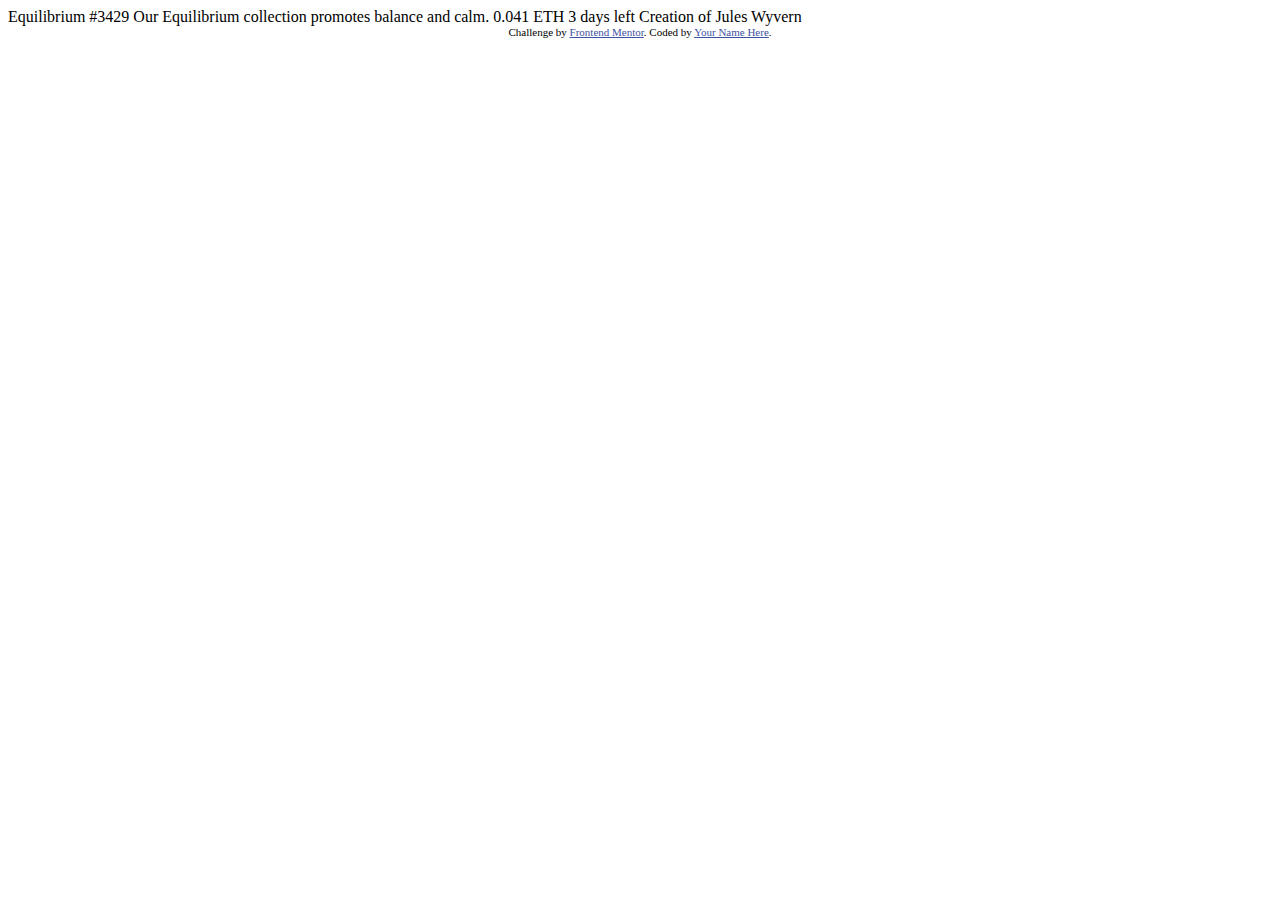
<file: nft-preview-card-component/nft-preview-card-component-main/index.html>
<!DOCTYPE html>
<html lang="en">
<head>
  <meta charset="UTF-8">
  <meta name="viewport" content="width=device-width, initial-scale=1.0"> <!-- displays site properly based on user's device -->

  <link rel="icon" type="image/png" sizes="32x32" href="./images/favicon-32x32.png">
  
  <title>Frontend Mentor | NFT preview card component</title>

  <!-- Feel free to remove these styles or customise in your own stylesheet 👍 -->
  <style>
    .attribution { font-size: 11px; text-align: center; }
    .attribution a { color: hsl(228, 45%, 44%); }
  </style>
</head>
<body>

  Equilibrium #3429

  Our Equilibrium collection promotes balance and calm.

  0.041 ETH
  3 days left
  
  Creation of Jules Wyvern

  <div class="attribution">
    Challenge by <a href="https://www.frontendmentor.io?ref=challenge" target="_blank">Frontend Mentor</a>. 
    Coded by <a href="#">Your Name Here</a>.
  </div>
</body>
</html>
</file>
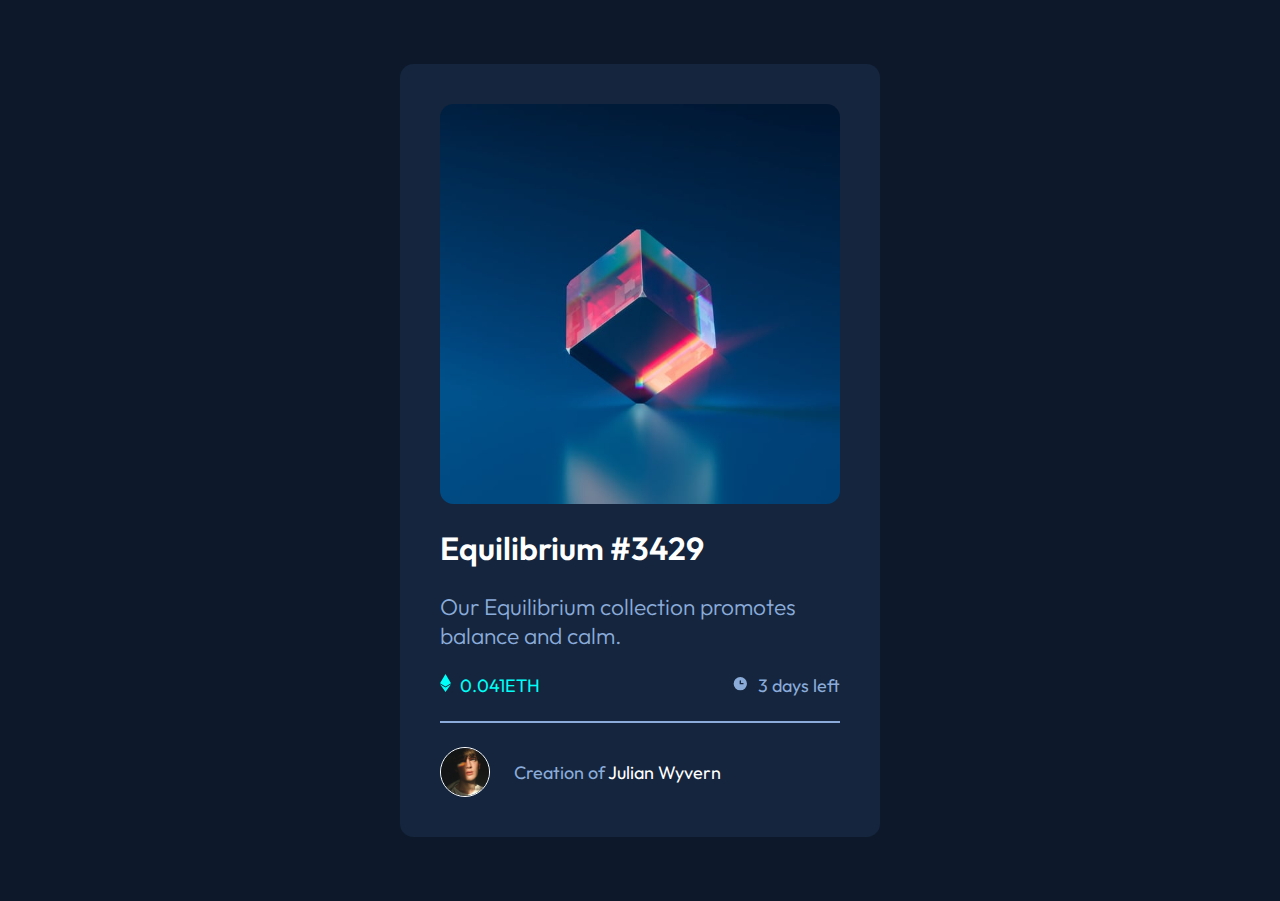
<file: nft-preview-card-component/solution/index.html>
<!DOCTYPE html>
<html lang="pt-br">
  <head>
    <meta charset="UTF-8" />
    <meta http-equiv="X-UA-Compatible" content="IE=edge" />
    <meta
      name="viewport"
      content="width=device-width, initial-scale=1.0"
    />

    <link rel="preconnect" href="https://fonts.googleapis.com" />
    <link rel="preconnect" href="https://fonts.gstatic.com" crossorigin />
    <link
      href="https://fonts.googleapis.com/css2?family=Outfit:wght@300;400;600&display=swap"
      rel="stylesheet"
    />

    <link rel="stylesheet" href="styles/style.css" />
    <title>NFT Preview Card</title>
  </head>
  <body>
    <main>
      <section class="container">
        <img
          src="../nft-preview-card-component-main/images/image-equilibrium.jpg"
          alt="NFT Equilibrium image"
        />

        <div class="details">
          <div class="details-info">
            <h1 class="active">Equilibrium #3429</h1>
            <p>Our Equilibrium collection promotes balance and calm.</p>
          </div>
          <div class="details-price">
            <span class="price-eth">
              <i
                ><svg
                  width="11"
                  height="18"
                  xmlns="http://www.w3.org/2000/svg"
                >
                  <path
                    d="M11 10.216 5.5 18 0 10.216l5.5 3.263 5.5-3.262ZM5.5 0l5.496 9.169L5.5 12.43 0 9.17 5.5 0Z"
                    fill="#00FFF8"
                  /></svg
              ></i>
              0.041ETH
            </span>

            <span>
              <i
                ><svg
                  width="17"
                  height="17"
                  xmlns="http://www.w3.org/2000/svg"
                >
                  <path
                    d="M8.305 2.007a6.667 6.667 0 1 0 0 13.334 6.667 6.667 0 0 0 0-13.334Zm2.667 7.334H8.305a.667.667 0 0 1-.667-.667V6.007a.667.667 0 0 1 1.334 0v2h2a.667.667 0 0 1 0 1.334Z"
                    fill="#8BACD9"
                  /></svg
              ></i>
              3 days left
            </span>
          </div>
        </div>

        <div class="divider"></div>

        <div class="author">
          <img
            src="../nft-preview-card-component-main/images/image-avatar.png"
            alt="NFT Author photo"
          />
          <p>Creation of <span class="active">Julian Wyvern</span></p>
        </div>
      </section>
    </main>
  </body>
</html>
</file>
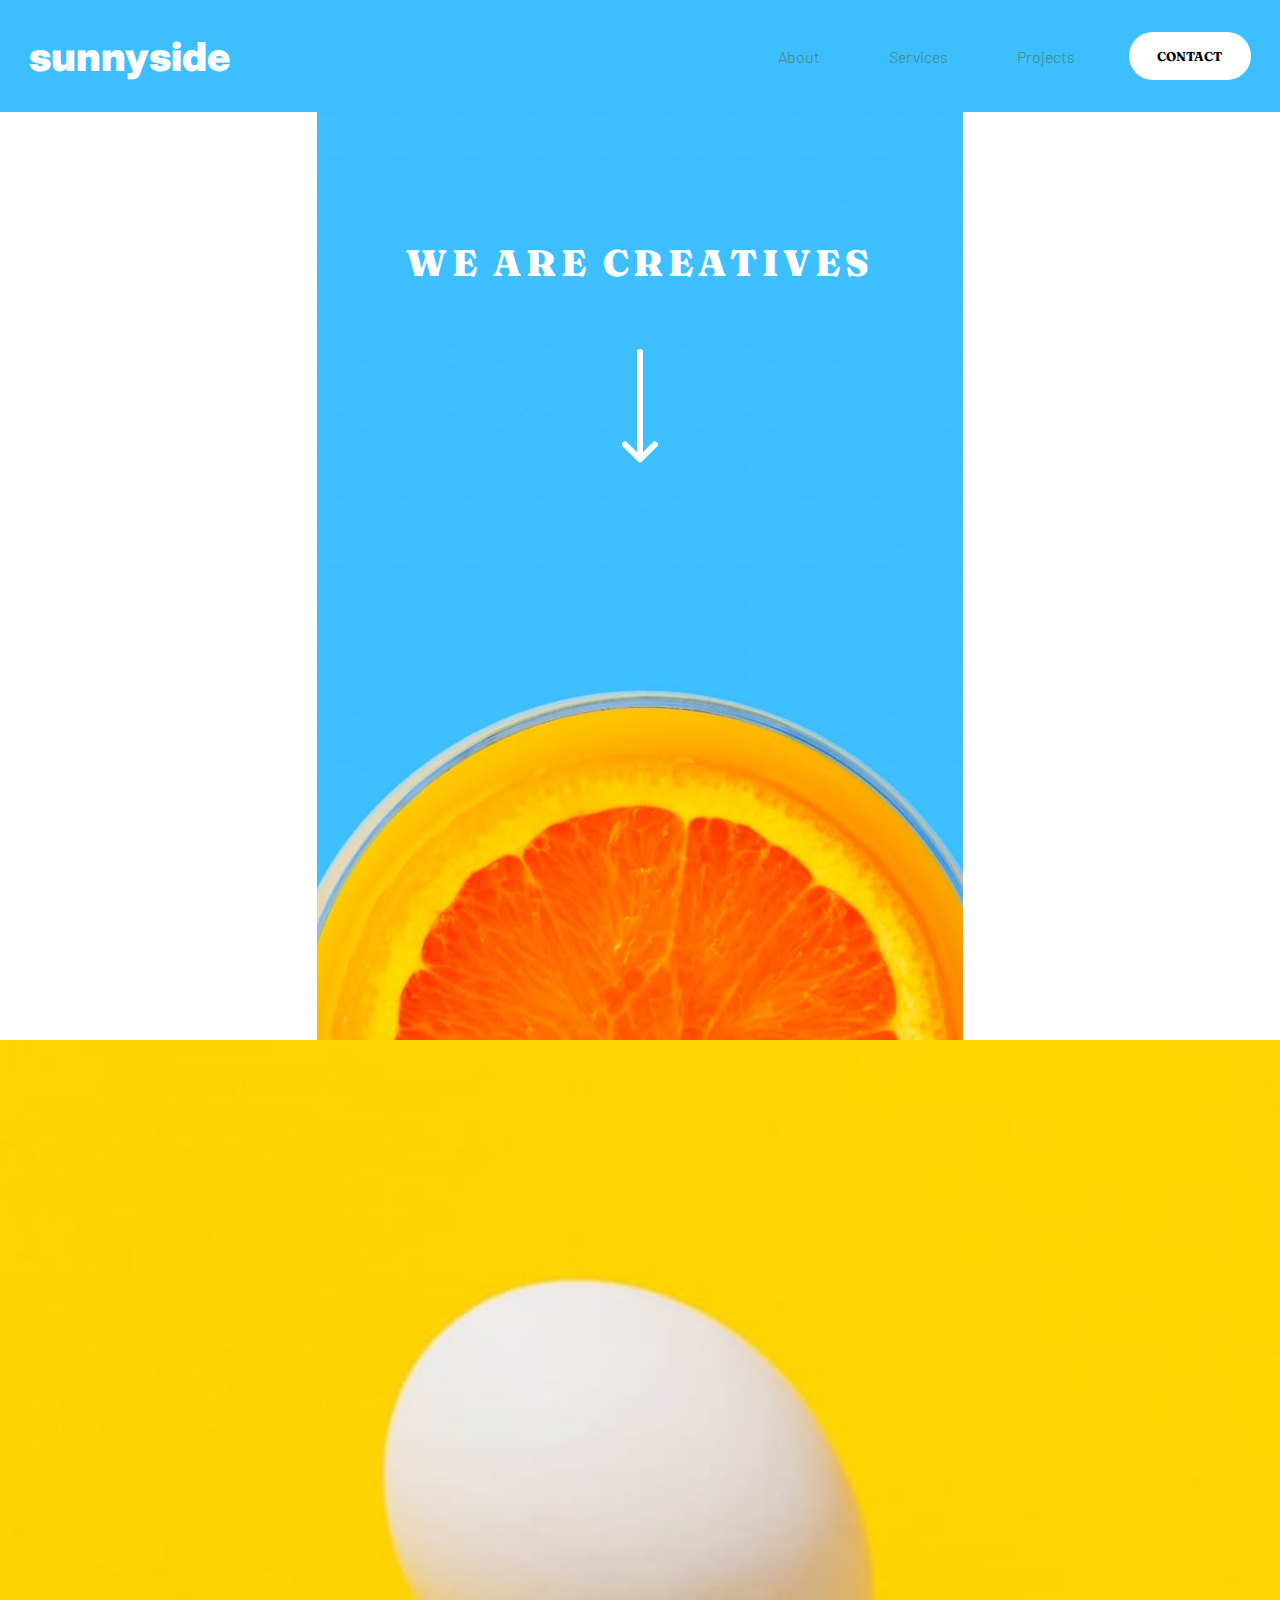
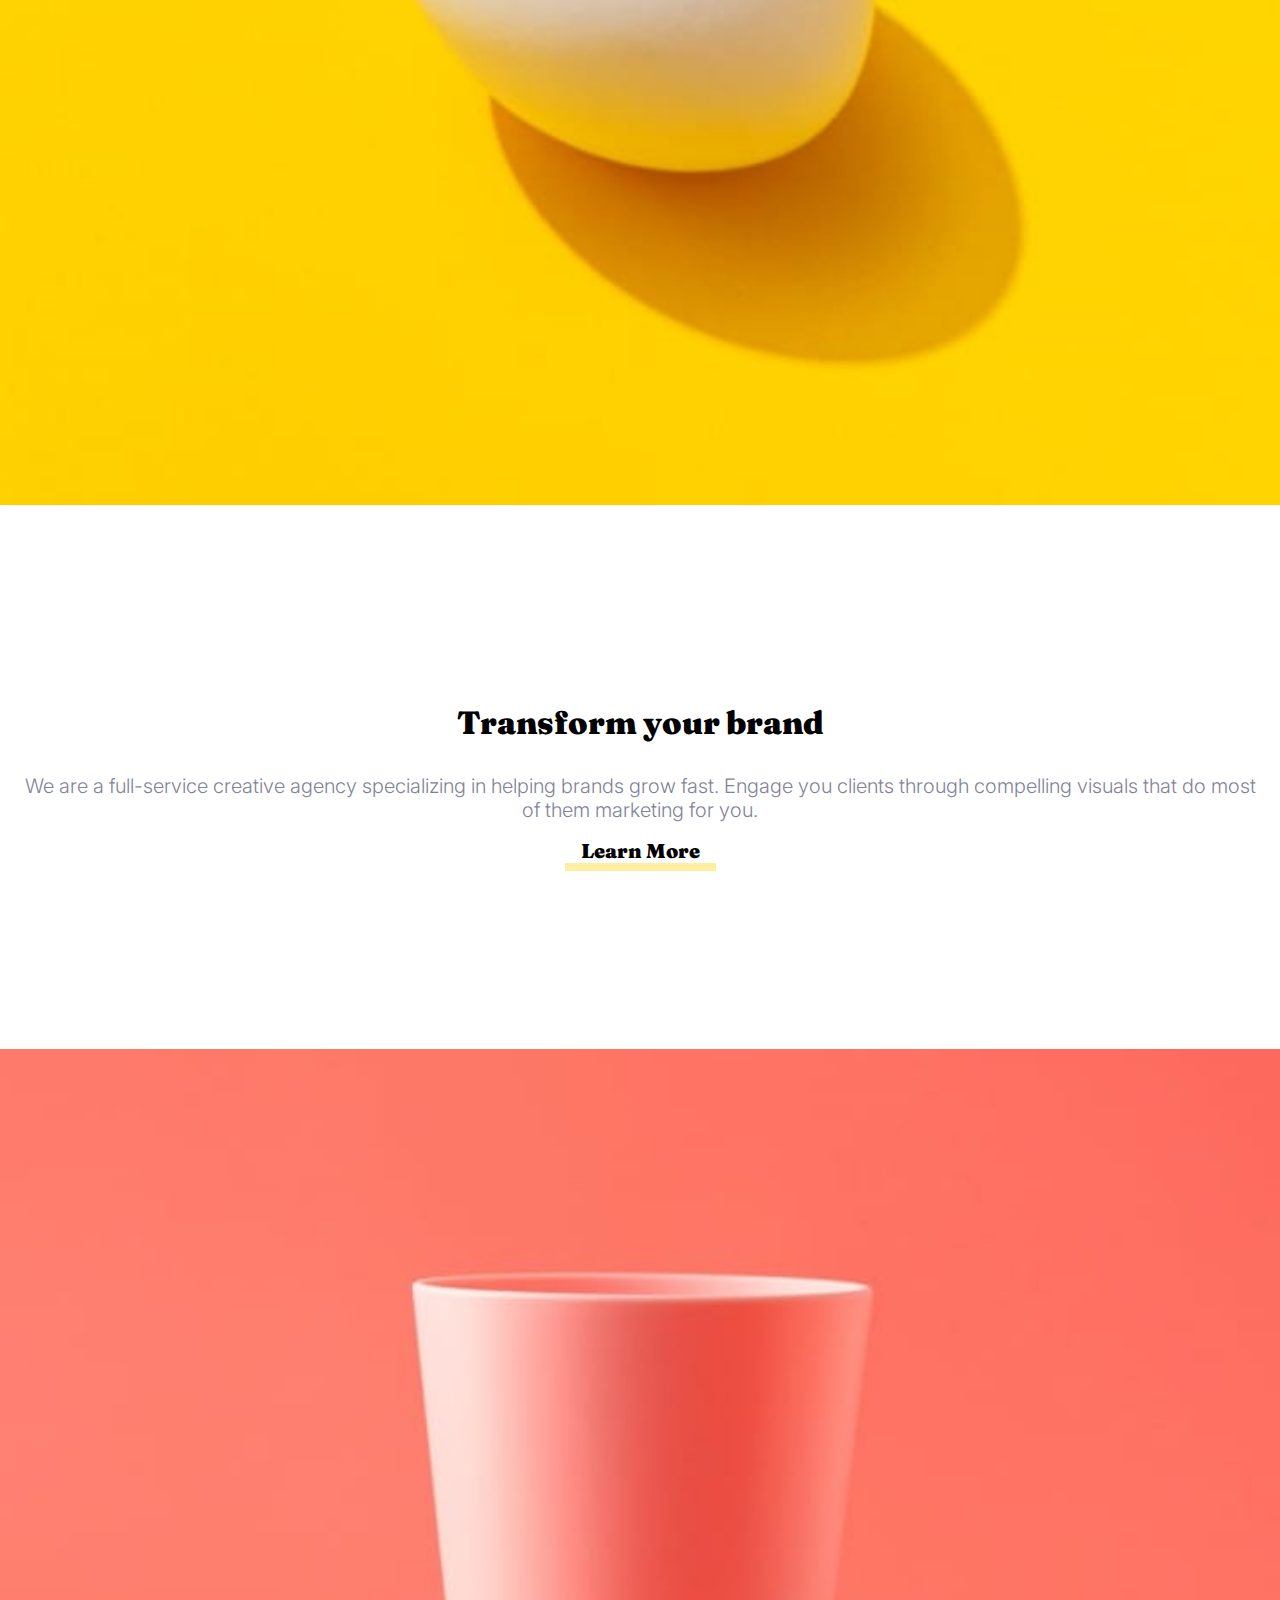
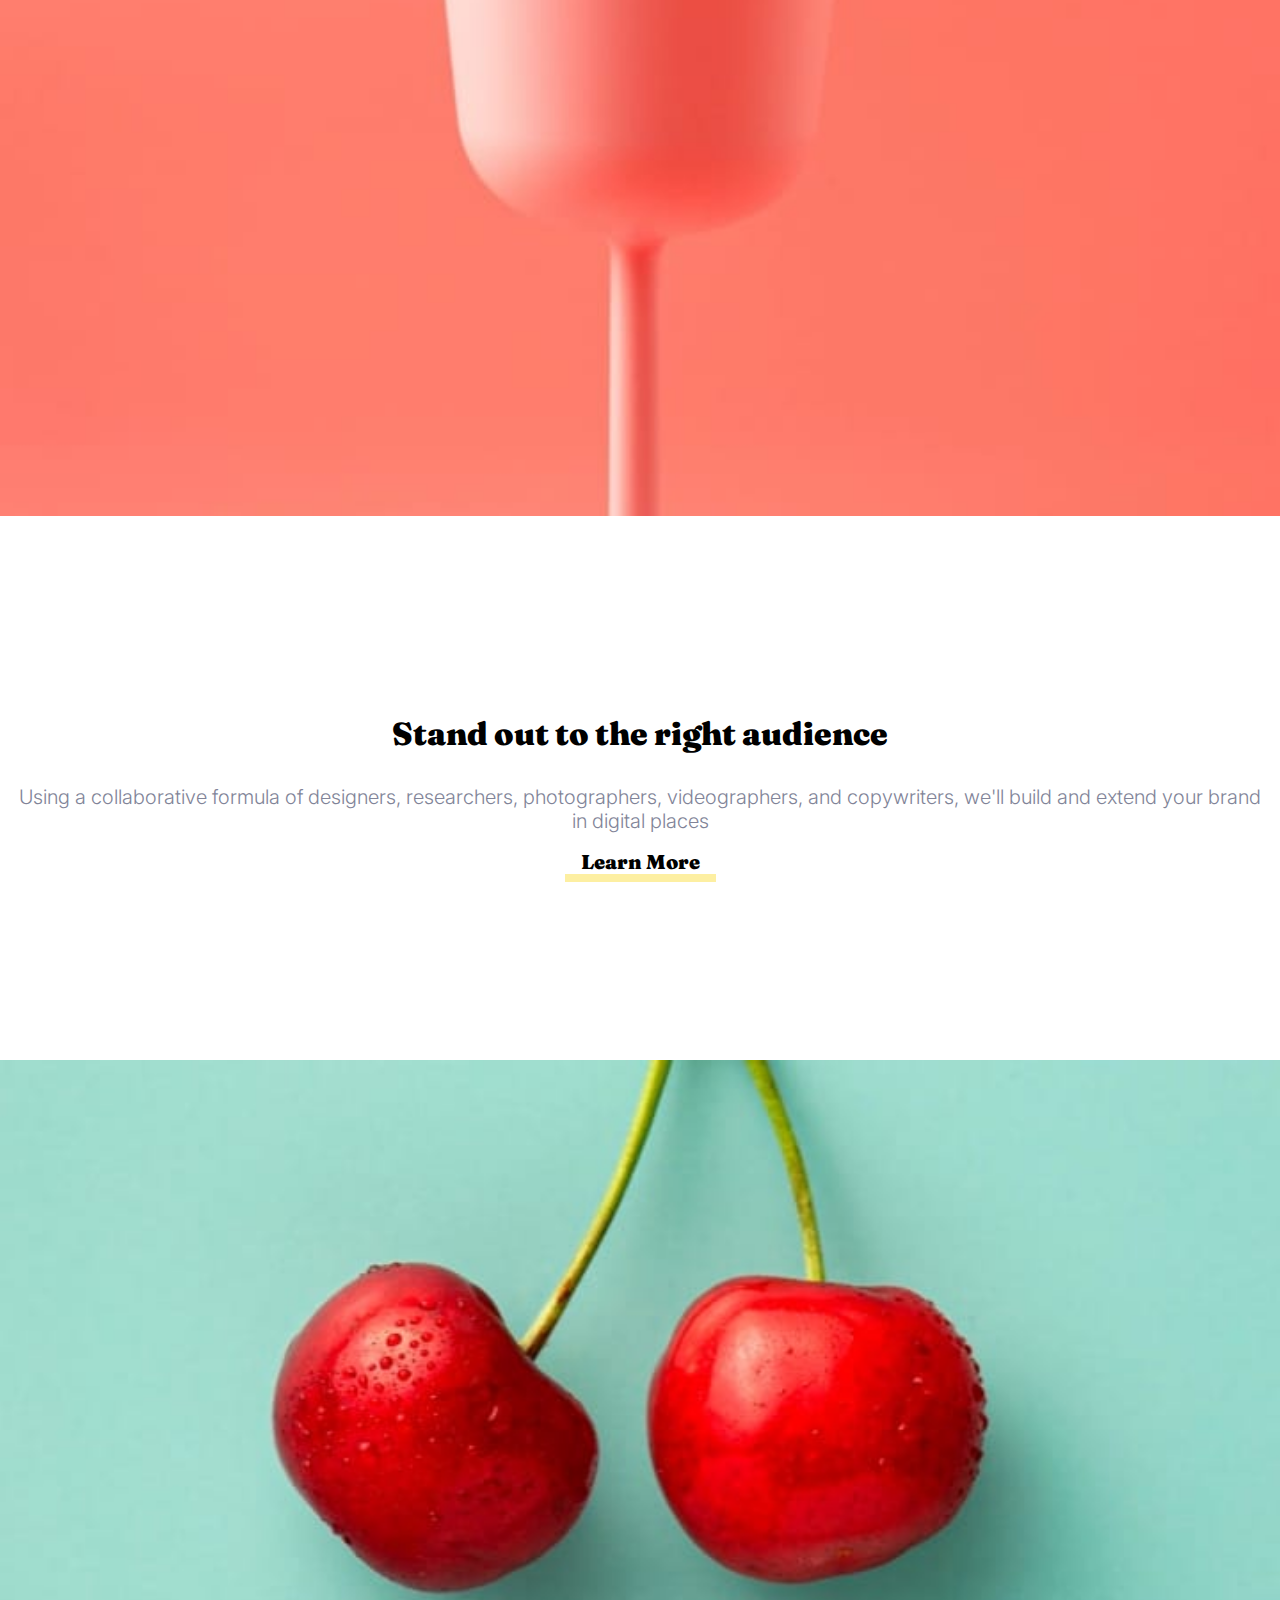
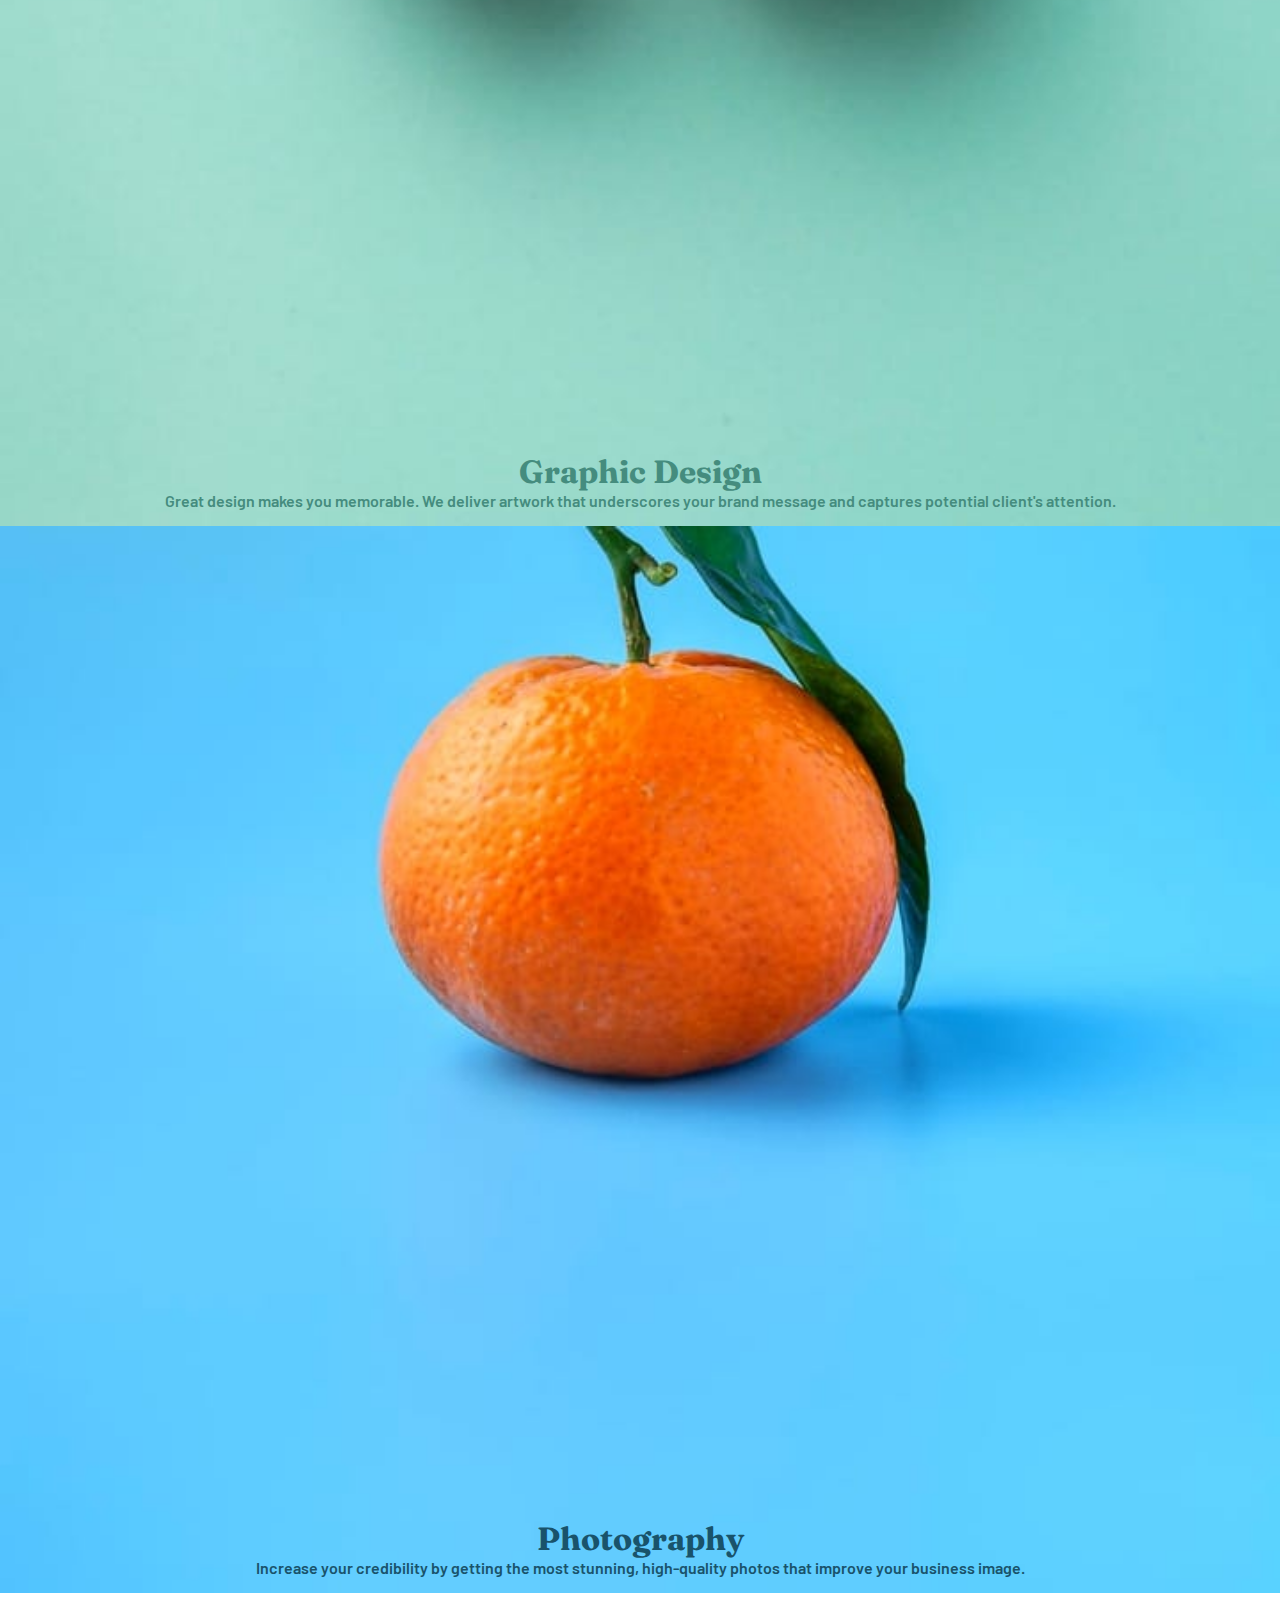
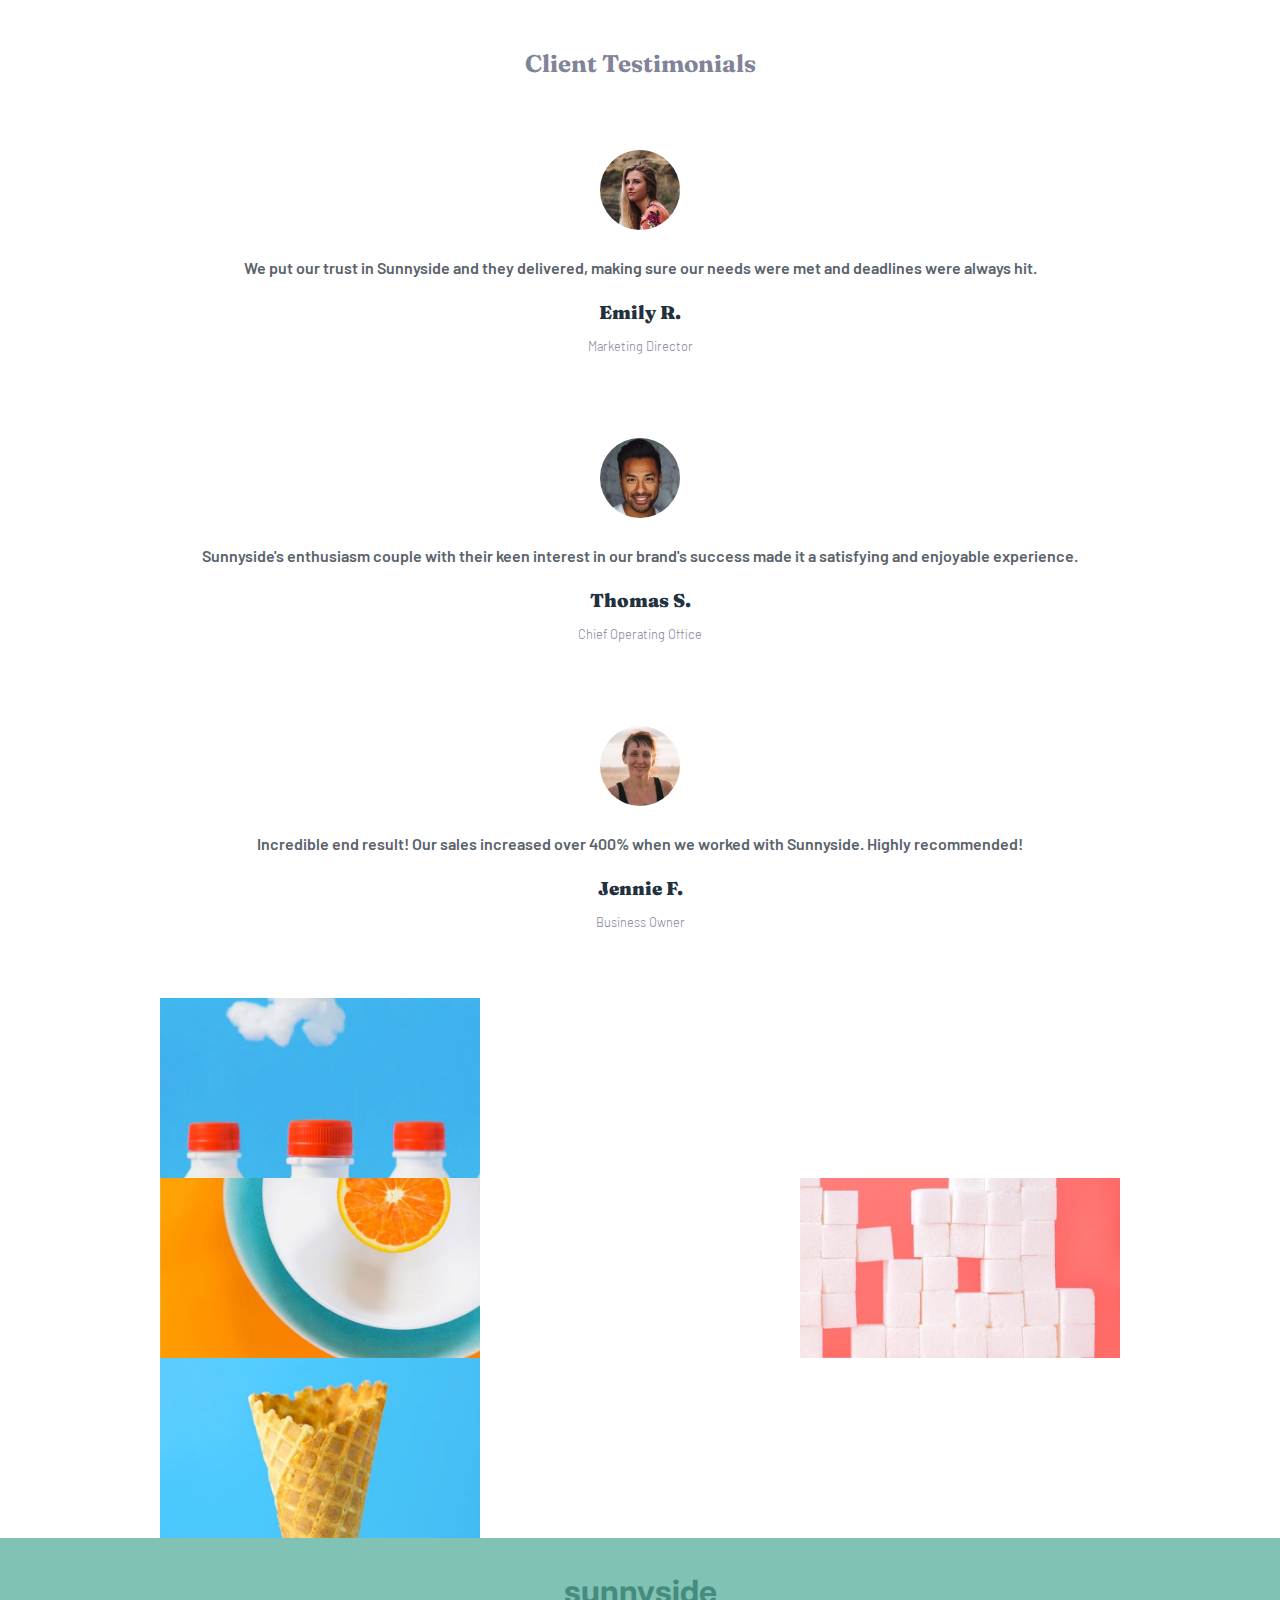
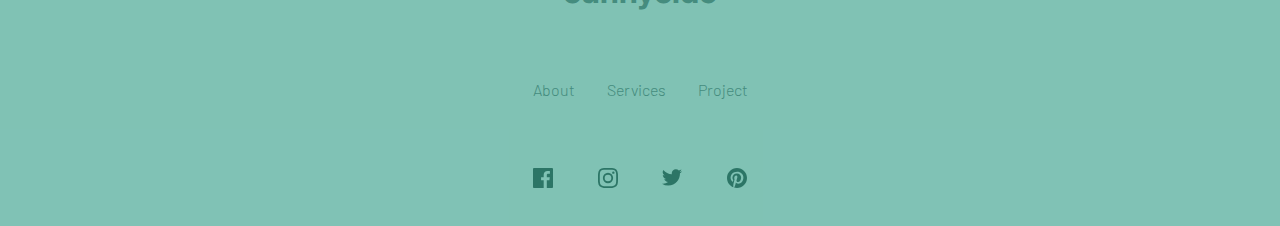
<file: sunnyside-agency-landing-page/solution/index.html>
<!DOCTYPE html>
<html lang="pt-br">
  <head>
    <meta charset="UTF-8" />
    <meta http-equiv="X-UA-Compatible" content="IE=edge" />
    <meta
      name="viewport"
      content="width=device-width, initial-scale=1.0"
    />

    <link rel="preconnect" href="https://fonts.googleapis.com" />
    <link rel="preconnect" href="https://fonts.gstatic.com" crossorigin />
    <link
      href="https://fonts.googleapis.com/css2?family=Barlow:wght@600&family=Fraunces:wght@700;900&family=Inter:wght@300;900&display=swap"
      rel="stylesheet"
    />

    <link rel="stylesheet" href="styles/style.css" />
    <title>SunnySide</title>
  </head>
  <body>
    <header class="navigation">
      <h1 class="logo">sunnyside</h1>

      <div class="navigation--mobile" data-js="mobile-navigation">
        <svg width="24" height="18" xmlns="http://www.w3.org/2000/svg">
          <path
            d="M24 16v2H0v-2h24zm0-8v2H0V8h24zm0-8v2H0V0h24z"
            fill="#fff"
            fill-rule="evenodd"
          />
        </svg>
      </div>

      <nav class="navigation-menu" hidden>
        <ul class="navigation-links">
          <li><a href="#">About</a></li>
          <li><a href="#">Services</a></li>
          <li><a href="#">Projects</a></li>
          <li>
            <button class="--link-button" type="button">Contact</button>
          </li>
        </ul>
      </nav>
    </header>

    <main class="content">
      <section class="hero-section">
        <div class="hero-model">
          <div class="hero-icon-banner">
            <h1 class="hero-image-text">We are creatives</h1>
            <svg
              width="36"
              height="114"
              xmlns="http://www.w3.org/2000/svg"
            >
              <g
                stroke="#fff"
                stroke-width="6"
                fill="none"
                fill-rule="evenodd"
                stroke-linecap="round"
                stroke-linejoin="round"
              >
                <path d="M18 3v100M3 95.484l15 15 15-15" />
              </g>
            </svg>
          </div>
        </div>

        <img
          class="hero-banner-image"
          src="../sunnyside-agency-landing-page-main/images/desktop/image-header.jpg"
          alt="Orange paint"
          hidden
        />
        <img
          class="hero-banner-image"
          src="../sunnyside-agency-landing-page-main/images/mobile/image-header.jpg"
          alt="Orange paint"
        />
      </section>

      <section class="photo-mural-section">
        <div class="photo-mural-grid">
          <div class="photo-mural-image">
            <img
              class="hero-image"
              src="../sunnyside-agency-landing-page-main/images/mobile/image-transform.jpg"
              alt="Egg on a plate"
            />
          </div>

          <div class="photo-text-mural">
            <h2 class="photo-mural-title">Transform your brand</h2>
            <p class="photo-mural-text">
              We are a full-service creative agency specializing in helping
              brands grow fast. Engage you clients through compelling
              visuals that do most of them marketing for you.
            </p>
            <a class="photo-mural--buton" type="button" href="#"
              >Learn More</a
            >
          </div>

          <div class="photo-mural-image">
            <img
              class="photo-mural-image"
              src="../sunnyside-agency-landing-page-main/images/desktop/image-stand-out.jpg"
              alt="Pink glass"
            />
          </div>

          <div class="photo-text-mural">
            <h2 class="photo-mural-title">
              Stand out to the right audience
            </h2>
            <p class="photo-mural-text">
              Using a collaborative formula of designers, researchers,
              photographers, videographers, and copywriters, we'll build
              and extend your brand in digital places
            </p>
            <a class="photo-mural--buton" type="button" href="#"
              >Learn More</a
            >
          </div>

          <div class="photo-mural">
            <img
              class="photo-mural-image-design-text"
              src="../sunnyside-agency-landing-page-main/images/desktop/image-graphic-design.jpg"
              alt="Two cherries"
            />
            <div class="text-image">
              <h1 class="photo-mural-title-image">Graphic Design</h1>
              <p class="photo-mural-text-image">
                Great design makes you memorable. We deliver artwork that
                underscores your brand message and captures potential
                client's attention.
              </p>
            </div>
          </div>

          <div class="photo-mural">
            <img
              class="photo-mural-image-design-text"
              src="../sunnyside-agency-landing-page-main/images/desktop/image-photography.jpg"
              alt="Mixirica fruit"
            />
            <div class="text-image">
              <h1 class="photo-mural-title-image photography">
                Photography
              </h1>
              <p class="photo-mural-text-image photography">
                Increase your credibility by getting the most stunning,
                high-quality photos that improve your business image.
              </p>
            </div>
          </div>
        </div>
      </section>

      <section class="testimonials-section">
        <h2 class="testimonials-title">Client Testimonials</h2>

        <div class="testimonial-section">
          <img
            class="testimonial-image"
            src="../sunnyside-agency-landing-page-main/images/image-emily.jpg"
            alt="Emily's photo"
          />
          <p class="testimonial-coment">
            We put our trust in Sunnyside and they delivered, making sure
            our needs were met and deadlines were always hit.
          </p>
          <h3 class="testimonial-person">Emily R.</h3>
          <span class="testimonial-person-job">Marketing Director</span>
        </div>

        <div class="testimonial-section">
          <img
            class="testimonial-image"
            src="../sunnyside-agency-landing-page-main/images/image-thomas.jpg"
            alt="Thomas's photo"
          />
          <p class="testimonial-coment">
            Sunnyside's enthusiasm couple with their keen interest in our
            brand's success made it a satisfying and enjoyable experience.
          </p>
          <h3 class="testimonial-person">Thomas S.</h3>
          <span class="testimonial-person-job"
            >Chief Operating Office</span
          >
        </div>

        <div class="testimonial-section">
          <img
            class="testimonial-image"
            src="../sunnyside-agency-landing-page-main/images/image-jennie.jpg"
            alt="Jennie's photo"
          />
          <p class="testimonial-coment">
            Incredible end result! Our sales increased over 400% when we
            worked with Sunnyside. Highly recommended!
          </p>
          <h3 class="testimonial-person">Jennie F.</h3>
          <span class="testimonial-person-job">Business Owner</span>
        </div>
      </section>

      <section class="photo-mural-section-footer">
        <img
          class="images-footer"
          src="../sunnyside-agency-landing-page-main/images/desktop/image-gallery-milkbottles.jpg"
          alt=""
        />
        <img
          class="images-footer"
          src="../sunnyside-agency-landing-page-main/images/desktop/image-gallery-orange.jpg"
          alt=""
        />
        <img
          class="images-footer"
          src="../sunnyside-agency-landing-page-main/images/desktop/image-gallery-cone.jpg"
          alt=""
        />
        <img
          class="images-footer"
          src="../sunnyside-agency-landing-page-main/images/desktop/image-gallery-sugarcubes.jpg"
          alt=""
        />
      </section>
    </main>

    <footer class="footer">
      <h1 class="footer-title">sunnyside</h1>

      <nav class="navigation-footer">
        <ul class="navigation-links-footer">
          <li><a href="#">About</a></li>
          <li><a href="#">Services</a></li>
          <li><a href="#">Project</a></li>
        </ul>
      </nav>

      <div class="navigation-footer">
        <ul class="navigation-social-icons">
          <li>
            <svg width="20" height="20" xmlns="http://www.w3.org/2000/svg">
              <path
                d="M18.896 0H1.104C.494 0 0 .494 0 1.104v17.793C0 19.506.494 20 1.104 20h9.58v-7.745H8.076V9.237h2.606V7.01c0-2.583 1.578-3.99 3.883-3.99 1.104 0 2.052.082 2.329.119v2.7h-1.598c-1.254 0-1.496.597-1.496 1.47v1.928h2.989l-.39 3.018h-2.6V20h5.098c.608 0 1.102-.494 1.102-1.104V1.104C20 .494 19.506 0 18.896 0z"
                fill="#2C7566"
                fill-rule="nonzero"
              />
            </svg>
          </li>
          <li>
            <svg width="20" height="20" xmlns="http://www.w3.org/2000/svg">
              <path
                d="M10 1.802c2.67 0 2.987.01 4.042.059 2.71.123 3.975 1.409 4.099 4.099.048 1.054.057 1.37.057 4.04 0 2.672-.01 2.988-.057 4.042-.124 2.687-1.387 3.975-4.1 4.099-1.054.048-1.37.058-4.041.058-2.67 0-2.987-.01-4.04-.058-2.718-.124-3.977-1.416-4.1-4.1-.048-1.054-.058-1.37-.058-4.041 0-2.67.01-2.986.058-4.04.124-2.69 1.387-3.977 4.1-4.1 1.054-.048 1.37-.058 4.04-.058zM10 0C7.284 0 6.944.012 5.877.06 2.246.227.227 2.242.061 5.877.01 6.944 0 7.284 0 10s.012 3.057.06 4.123c.167 3.632 2.182 5.65 5.817 5.817 1.067.048 1.407.06 4.123.06s3.057-.012 4.123-.06c3.629-.167 5.652-2.182 5.816-5.817.05-1.066.061-1.407.061-4.123s-.012-3.056-.06-4.122C19.777 2.249 17.76.228 14.124.06 13.057.01 12.716 0 10 0zm0 4.865a5.135 5.135 0 100 10.27 5.135 5.135 0 000-10.27zm0 8.468a3.333 3.333 0 110-6.666 3.333 3.333 0 010 6.666zm5.338-9.87a1.2 1.2 0 100 2.4 1.2 1.2 0 000-2.4z"
                fill="#2C7566"
                fill-rule="nonzero"
              />
            </svg>
          </li>
          <li>
            <svg width="20" height="17" xmlns="http://www.w3.org/2000/svg">
              <path
                d="M20 2.172a8.192 8.192 0 01-2.357.646 4.11 4.11 0 001.805-2.27 8.22 8.22 0 01-2.606.996A4.096 4.096 0 0013.847.248c-2.65 0-4.596 2.472-3.998 5.037A11.648 11.648 0 011.392 1a4.109 4.109 0 001.27 5.478 4.086 4.086 0 01-1.858-.513c-.045 1.9 1.318 3.679 3.291 4.075a4.113 4.113 0 01-1.853.07 4.106 4.106 0 003.833 2.849A8.25 8.25 0 010 14.658a11.616 11.616 0 006.29 1.843c7.618 0 11.923-6.434 11.663-12.205A8.354 8.354 0 0020 2.172z"
                fill="#2C7566"
                fill-rule="nonzero"
              />
            </svg>
          </li>
          <li>
            <svg width="20" height="20" xmlns="http://www.w3.org/2000/svg">
              <path
                d="M10 0C4.477 0 0 4.477 0 10c0 4.237 2.636 7.855 6.356 9.312-.088-.791-.167-2.005.035-2.868.181-.78 1.172-4.97 1.172-4.97s-.299-.6-.299-1.486c0-1.39.806-2.428 1.81-2.428.852 0 1.264.64 1.264 1.408 0 .858-.546 2.14-.828 3.33-.236.995.5 1.807 1.48 1.807 1.778 0 3.144-1.874 3.144-4.58 0-2.393-1.72-4.068-4.176-4.068-2.845 0-4.516 2.135-4.516 4.34 0 .859.331 1.781.745 2.281a.3.3 0 01.069.288l-.278 1.133c-.044.183-.145.223-.335.134-1.249-.581-2.03-2.407-2.03-3.874 0-3.154 2.292-6.052 6.608-6.052 3.469 0 6.165 2.473 6.165 5.776 0 3.447-2.173 6.22-5.19 6.22-1.013 0-1.965-.525-2.291-1.148l-.623 2.378c-.226.869-.835 1.958-1.244 2.621.937.29 1.931.446 2.962.446 5.523 0 10-4.477 10-10S15.523 0 10 0z"
                fill="#2C7566"
                fill-rule="nonzero"
              />
            </svg>
          </li>
        </ul>
      </div>
    </footer>
  </body>
</html>
</file>
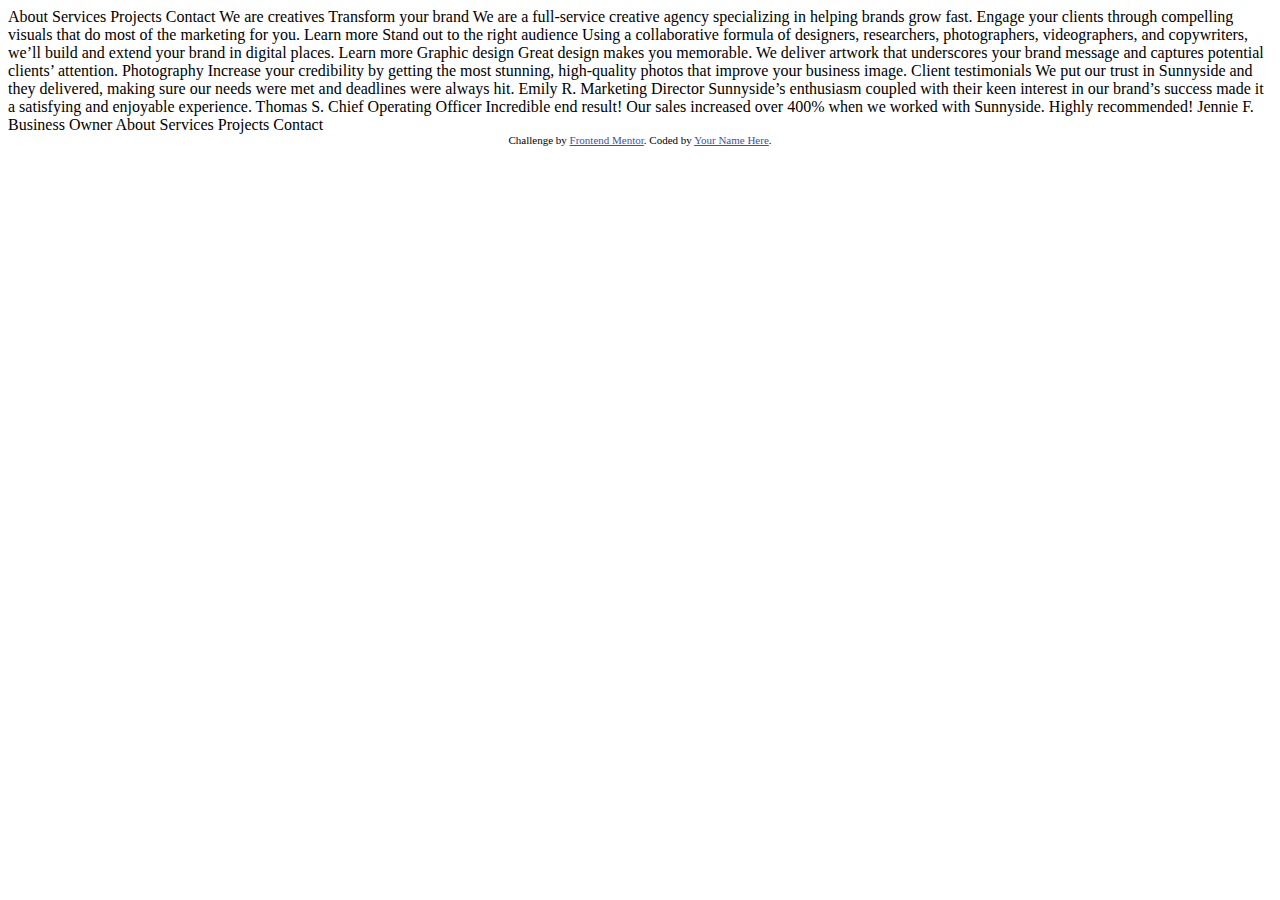
<file: sunnyside-agency-landing-page/sunnyside-agency-landing-page-main/index.html>
<!DOCTYPE html>
<html lang="en">
<head>
  <meta charset="UTF-8">
  <meta name="viewport" content="width=device-width, initial-scale=1.0"> <!-- displays site properly based on user's device -->

  <link rel="icon" type="image/png" sizes="32x32" href="./images/favicon-32x32.png">
  
  <title>Frontend Mentor | Sunnyside agency landing page</title>

  <!-- Feel free to remove these styles or customise in your own stylesheet 👍 -->
  <style>
    .attribution { font-size: 11px; text-align: center; }
    .attribution a { color: hsl(228, 45%, 44%); }
  </style>
</head>
<body>
  About
  Services
  Projects
  Contact

  We are creatives

  Transform your brand

  We are a full-service creative agency specializing in helping brands grow fast. 
  Engage your clients through compelling visuals that do most of the marketing for you.

  Learn more

  Stand out to the right audience

  Using a collaborative formula of designers, researchers, photographers, videographers, and copywriters, we’ll build and extend your brand in digital places. 

  Learn more

  Graphic design
  Great design makes you memorable. We deliver artwork that underscores your brand message and captures potential clients’ attention.

  Photography
  Increase your credibility by getting the most stunning, high-quality photos that improve your business image.

  Client testimonials

  We put our trust in Sunnyside and they delivered, making sure our needs were met and deadlines were always hit.
  Emily R.
  Marketing Director

  Sunnyside’s enthusiasm coupled with their keen interest in our brand’s success made it a satisfying and enjoyable experience.
  Thomas S.
  Chief Operating Officer

  Incredible end result! Our sales increased over 400% when we worked with Sunnyside. Highly recommended!
  Jennie F.
  Business Owner

  About
  Services
  Projects
  Contact

  <div class="attribution">
    Challenge by <a href="https://www.frontendmentor.io?ref=challenge" target="_blank">Frontend Mentor</a>. 
    Coded by <a href="#">Your Name Here</a>.
  </div>
</body>
</html>
</file>
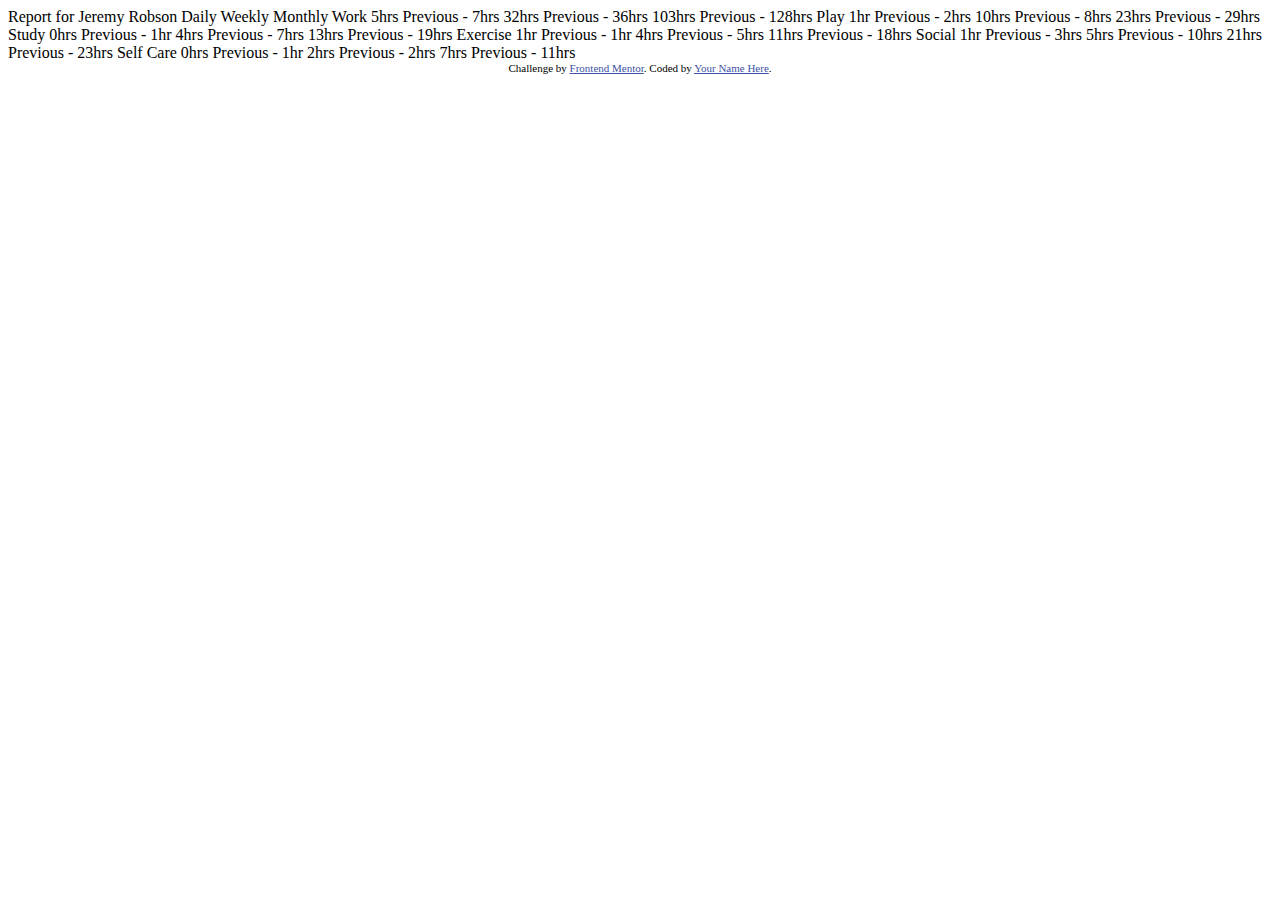
<file: time-tracking-dashboard/time-tracking-dashboard-main/index.html>
<!DOCTYPE html>
<html lang="en">
<head>
  <meta charset="UTF-8">
  <meta name="viewport" content="width=device-width, initial-scale=1.0"> <!-- displays site properly based on user's device -->

  <link rel="icon" type="image/png" sizes="32x32" href="./images/favicon-32x32.png">
  
  <title>Frontend Mentor | Time tracking dashboard</title>

  <!-- Feel free to remove these styles or customise in your own stylesheet 👍 -->
  <style>
    .attribution { font-size: 11px; text-align: center; }
    .attribution a { color: hsl(228, 45%, 44%); }
  </style>
</head>
<body>

  Report for
  Jeremy Robson

  Daily
  Weekly
  Monthly

  Work
  5hrs <!-- daily -->
  Previous - 7hrs <!-- daily -->
  32hrs <!-- weekly -->
  Previous - 36hrs <!-- weekly -->
  103hrs <!-- monthly -->
  Previous - 128hrs <!-- monthly -->

  Play
  1hr <!-- daily -->
  Previous - 2hrs <!-- daily -->
  10hrs <!-- weekly -->
  Previous - 8hrs <!-- weekly -->
  23hrs <!-- monthly -->
  Previous - 29hrs <!-- monthly -->

  Study
  0hrs <!-- daily -->
  Previous - 1hr <!-- daily -->
  4hrs <!-- weekly -->
  Previous - 7hrs <!-- weekly -->
  13hrs <!-- monthly -->
  Previous - 19hrs <!-- monthly -->

  Exercise
  1hr <!-- daily -->
  Previous - 1hr <!-- daily -->
  4hrs <!-- weekly -->
  Previous - 5hrs <!-- weekly -->
  11hrs <!-- monthly -->
  Previous - 18hrs <!-- monthly -->

  Social
  1hr <!-- daily -->
  Previous - 3hrs <!-- daily -->
  5hrs <!-- weekly -->
  Previous - 10hrs <!-- weekly -->
  21hrs <!-- monthly -->
  Previous - 23hrs <!-- monthly -->

  Self Care
  0hrs <!-- daily -->
  Previous - 1hr <!-- daily -->
  2hrs <!-- weekly -->
  Previous - 2hrs <!-- weekly -->
  7hrs <!-- monthly -->
  Previous - 11hrs <!-- monthly -->

  
  <div class="attribution">
    Challenge by <a href="https://www.frontendmentor.io?ref=challenge" target="_blank">Frontend Mentor</a>. 
    Coded by <a href="#">Your Name Here</a>.
  </div>
</body>
</html>
</file>
<file: nft-preview-card-component/solution/styles/style.css>
* {
  margin: 0;
  padding: 0;
  box-sizing: border-box;
}

:root {
  --bg-page: hsl(217, 54%, 11%);
  --bg-card: hsl(216, 50%, 16%);

  --divider: hsl(216, 50%, 16%);

  --title-color: hsl(0, 0%, 100%);
  --subtitle-color: hsl(215, 51%, 70%);
  --eth-value-color: hsl(178, 100%, 50%);

  --font-size: 1.125rem;
  --title-font-size: 2rem;

  --border-radius: 0.835rem;
}

body {
  font-family: 'Outfit', sans-serif;
  background-color: var(--bg-page);
  font-size: var(--font-size);
}

main {
  width: 100%;
  height: 100%;
  display: flex;
  justify-content: center;
  align-items: center;
}

.container {
  width: 30rem;
  margin: 4rem auto;

  display: flex;
  flex-direction: column;
  justify-content: center;
  align-items: center;
  background-color: var(--bg-card);

  padding: 2.5rem;
  gap: 1.5rem;
  border-radius: var(--border-radius);
}

.container > img {
  width: 100%;
  height: 25rem;
  object-fit: cover;
  border-radius: var(--border-radius);
}

.details {
  display: flex;
  flex-direction: column;
  gap: 1.5rem;

  color: var(--subtitle-color);
}

.details-info > h1 {
  color: var(--title-color);
  font-weight: 600;
  font-size: var(--title-font-size);
  margin-bottom: 1.5rem;
}

.details-info > p {
  font-weight: 300;
  font-size: calc(0.3rem + var(--font-size));
}

.details-price {
  display: flex;
  justify-content: space-between;
}

.details-price i {
  margin-right: 0.3rem;
}

.price-eth {
  color: var(--eth-value-color);
}

.divider {
  border: 1px solid var(--subtitle-color);
  width: 100%;
}

.author {
  width: 100%;
  display: flex;
  align-items: center;
  color: var(--subtitle-color);

  gap: 1.5rem;
}

.author > img {
  height: 50px;
  width: 50px;
  border: 1px solid white;
  border-radius: 50%;
}

.author span {
  color: var(--title-color);
}

.active:hover {
  cursor: pointer;
  color: var(--eth-value-color);
}
</file>
<file: sunnyside-agency-landing-page/solution/styles/style.css>
* {
  margin: 0;
  padding: 0;
  box-sizing: border-box;
}

:root {
  /* colors */
  --bg-header: hsl(200deg 100% 62%);
  --color-soft-red: hsl(7, 99%, 70%);
  --color-yellow: hsla(51, 100%, 49%, 0.364);
  --color-grayish-blue: hsl(210, 4%, 67%);
  --color-white: hsl(0, 0%, 100%);

  --color-dark-moderate-cyan: hsl(168, 34%, 41%); /*(footer)*/
  --color-dark-desaturated-cyan: hsl(
    167,
    40%,
    24%
  ); /*(graphic design text)*/
  --color-dark-grayish-blue: hsl(232, 10%, 55%); /*(text-mural*/
  --color-dark-blue: hsl(198, 62%, 26%); /*(photography text)*/

  --very-dark-grayish-blue: hsl(213, 9%, 39%);
  --very-dark-desaturated-blue: hsl(212, 27%, 19%);

  /*font-family*/
  --barlow-font-family: 'Barlow', sans-serif;
  --fraunces-font-family: 'Fraunces', serif;
  --inter-font-family: 'Inter', sans-serif;

  /* font-sizes */
  --font-size-logo: 2.5rem;
  --font-size-regular: 1.25rem;
  --font-size-photo-text: 2.3rem;

  /* padding, margins, borders */
  --padding-box-lr: 1.8rem;
  --padding-box-tb: 3.5rem;
  --padding-b-lr: 1.8rem;
  --padding-b-tb: 1rem;

  --padding-center-arrow: 8rem 0 2rem 0;

  --border-radius-b: 2rem;
}

body {
  height: 100%;
  width: 100%;
  /* color: var(--color-white); */
  color: black;
  overflow-x: hidden;
}

ul,
li,
a {
  text-decoration: none;
  list-style: none;
  color: var(--color-white);
}

header {
  width: 100%;
  height: 5rem;

  display: flex;

  background-color: var(--bg-header);
}

main {
  width: 100vw;
  height: 100%;
  display: flex;
  flex-direction: column;
  position: relative;

  overflow: hidden;
}

/* header */
.navigation {
  width: 100%;
  justify-content: space-between;
  align-items: center;
  padding: var(--padding-box-tb) var(--padding-box-lr);
}

.logo {
  font-family: var(--inter-font-family);
  font-weight: 900;
  font-size: var(--font-size-logo);
  color: var(--color-white);
}

.footer-logo {
  font-size: 2.5rem;
}

.navigation-menu {
  display: none;
  visibility: hidden;
  width: 40%;
  font-family: var(--inter-font-family);
  font-weight: 300;
  font-size: var(--font-size-regular);
}

.navigation-links {
  color: var(--color-white);
  display: flex;
  justify-content: space-between;
  align-items: center;
}

.--link-button {
  border: none;
  background: transparent;
  background: var(--color-white);
  font-family: var(--fraunces-font-family);
  font-weight: 700;
  font-size: 1.2rem;
  border-radius: var(--border-radius-b);
  padding: var(--padding-b-tb) var(--padding-b-lr);

  cursor: pointer;
  text-transform: uppercase;
}

/* hero-section */
.hero-section {
  width: 100%;
  height: 100%;
  display: flex;
  flex-direction: column;
}

.hero-section img {
  max-width: 100%;
  height: auto;
  object-fit: contain;
}

.hero-model {
  position: absolute;
  text-align: center;
}

.hero-image-text {
  font-family: var(--fraunces-font-family);
  font-size: var(--font-size-photo-text);
  font-weight: 900;
  color: var(--color-white);

  padding: var(--padding-center-arrow);

  text-transform: uppercase;
  letter-spacing: 0.3rem;
}

.hero-icon-banner {
  font-size: 10em;
}

.hero-banner-image {
  height: auto;
  width: 100%;
  object-fit: cover;
  z-index: -1;
}

.hero-image {
  height: auto;
  width: 100%;
  object-fit: cover;
}

/* mural section */
.photo-mural-section {
  display: flex;
  flex-direction: column;
}

.photo-text-mural {
  /* display: flex;
  flex-direction: column;
  justify-content: space-between;
  align-items: center; */

  font-size: var(--font-size-regular);
  padding: calc(1rem + var(--padding-b-tb))
    calc(1rem - var(--padding-b-lr));
  text-align: center;

  max-width: 100%;
  height: 540px;
  display: flex;
  flex-direction: column;
  justify-content: center;
  align-items: center;
}

.photo-mural-image {
  width: 100%;
  height: auto;
  object-fit: cover;
  background-color: var(--color-white);
}

.photo-mural-title {
  font-family: var(--fraunces-font-family);
  font-weight: 900;
  font-size: 2rem;
  color: black;

  padding: 1rem 2rem;
}

.photo-mural-text {
  width: 100%;
  font-family: var(--inter-font-family);
  font-weight: 300;
  font-size: var(--font-size-regular);
  color: var(--color-dark-grayish-blue);

  display: flex;
  flex-direction: column;
  justify-content: space-around;
  align-items: center;
  padding: 1rem;
}

.photo-mural--buton {
  font-family: var(--fraunces-font-family);
  font-size: var(--font-size-regular);
  font-weight: 900;
  font-size: var(--font-size-regular);
  color: black;
  border-bottom: 0.5rem solid var(--color-yellow);
}

.photo-mural {
  width: 100%;
  height: auto;
  display: flex;
  flex-direction: column;
  justify-content: flex-end;
  align-items: center;
}

.photo-mural-title-image {
  position: relative;
  z-index: 1;

  font-family: var(--fraunces-font-family);
  font-weight: 700;
  color: var(--color-dark-moderate-cyan);
}

.text-image {
  height: auto;
  position: absolute;
  text-align: center;

  padding: var(--padding-b-tb) var(--padding-b-lr);
}

.photo-mural-text-image {
  position: relative;
  z-index: 1;
  width: 100%;
  font-family: var(--barlow-font-family);
  font-weight: 600;
  color: var(--color-dark-moderate-cyan);
}

.photo-mural-image-design-text {
  width: 100%;
  height: auto;
  object-fit: cover;
}

.photography {
  color: var(--color-dark-blue);
}

/* testimonials section -- */
.testimonials-section {
  width: 100%;
  height: auto;
  display: flex;
  flex-direction: column;
  justify-content: space-around;
  align-items: center;
}

.testimonials-title {
  font-family: var(--fraunces-font-family);
  color: var(--color-dark-grayish-blue);
  padding: var(--padding-box-tb) 0;
}

.testimonial-image {
  height: 80px;
  width: 80px;
  clip-path: circle();
}

.testimonial-section {
  width: 100%;
  height: 18rem;
  padding: var(--padding-b-tb) var(--padding-box-lr);
  text-align: center;
  align-items: center;
}

.testimonial-coment {
  font-family: var(--barlow-font-family);
  font-weight: 600;
  color: var(--very-dark-grayish-blue);

  padding: calc(0.5rem + var(--padding-b-tb))
    calc(0.5rem - var(--padding-b-lr));
}

.testimonial-person {
  font-family: var(--fraunces-font-family);
  font-weight: 900;
  color: var(--very-dark-desaturated-blue);

  padding-bottom: 0.8rem;
}

.testimonial-person-job {
  font-family: var(--barlow-font-family);
  font-weight: 300;
  font-size: 0.8rem;
  color: var(--color-dark-grayish-blue);
}

/* images mural*/
.photo-mural-section-footer {
  width: 100%;
  height: auto;
  display: flex;
  flex-wrap: wrap;

  overflow-x: hidden;
}

.images-footer {
  width: 25%;
  object-fit: cover;
  height: 180px;
}

/* .photo-mural-section-footer img {
  /* width: 350px;
  height: 350px; */
/* 
  width: 185px;
  height: 180px;
  object-fit: cover;
} */

/* footer */
.footer {
  width: 100%;
  height: 18rem;
  background-color: hsl(168deg 35% 60% / 92%);
  color: var(--color-dark-moderate-cyan);

  display: flex;
  flex-direction: column;
  justify-content: space-around;
  align-items: center;
}

.footer-title {
  font-family: var(--inter-font-family);
  color: var(--color-dark-moderate-cyan);
}

.navigation-links-footer,
a {
  font-family: var(--barlow-font-family);
  font-weight: 300;
  color: var(--color-dark-moderate-cyan);
  display: flex;
  justify-content: space-around;
  padding: 0 1rem;
}

.navigation-social-icons {
  display: flex;
  flex-direction: row;
  align-items: center;
  gap: 2.8rem;
}

/* breakpoint 1200 */
@media (min-width: 1200px) {
  .navigation--mobile {
    visibility: hidden;
  }

  .navigation-menu {
    font-size: 1rem;
    display: block;
    visibility: visible;
    color: white;
  }

  .--link-button {
    font-size: 0.8rem;
  }

  .hero-model {
    width: 100%;
    max-height: 100vh;
    text-align: center;
  }

  .hero-banner-image {
    max-width: 100%;
    max-height: 58rem;
    object-fit: cover;
    object-position: center bottom;
    z-index: -1;
    overflow: hidden;
  }

  .photo-mural-section-footer {
    max-width: 100%;
    max-height: 540px;
    display: flex;
    flex-direction: column;
    justify-content: center;
    align-items: center;
  }
}
</file>
